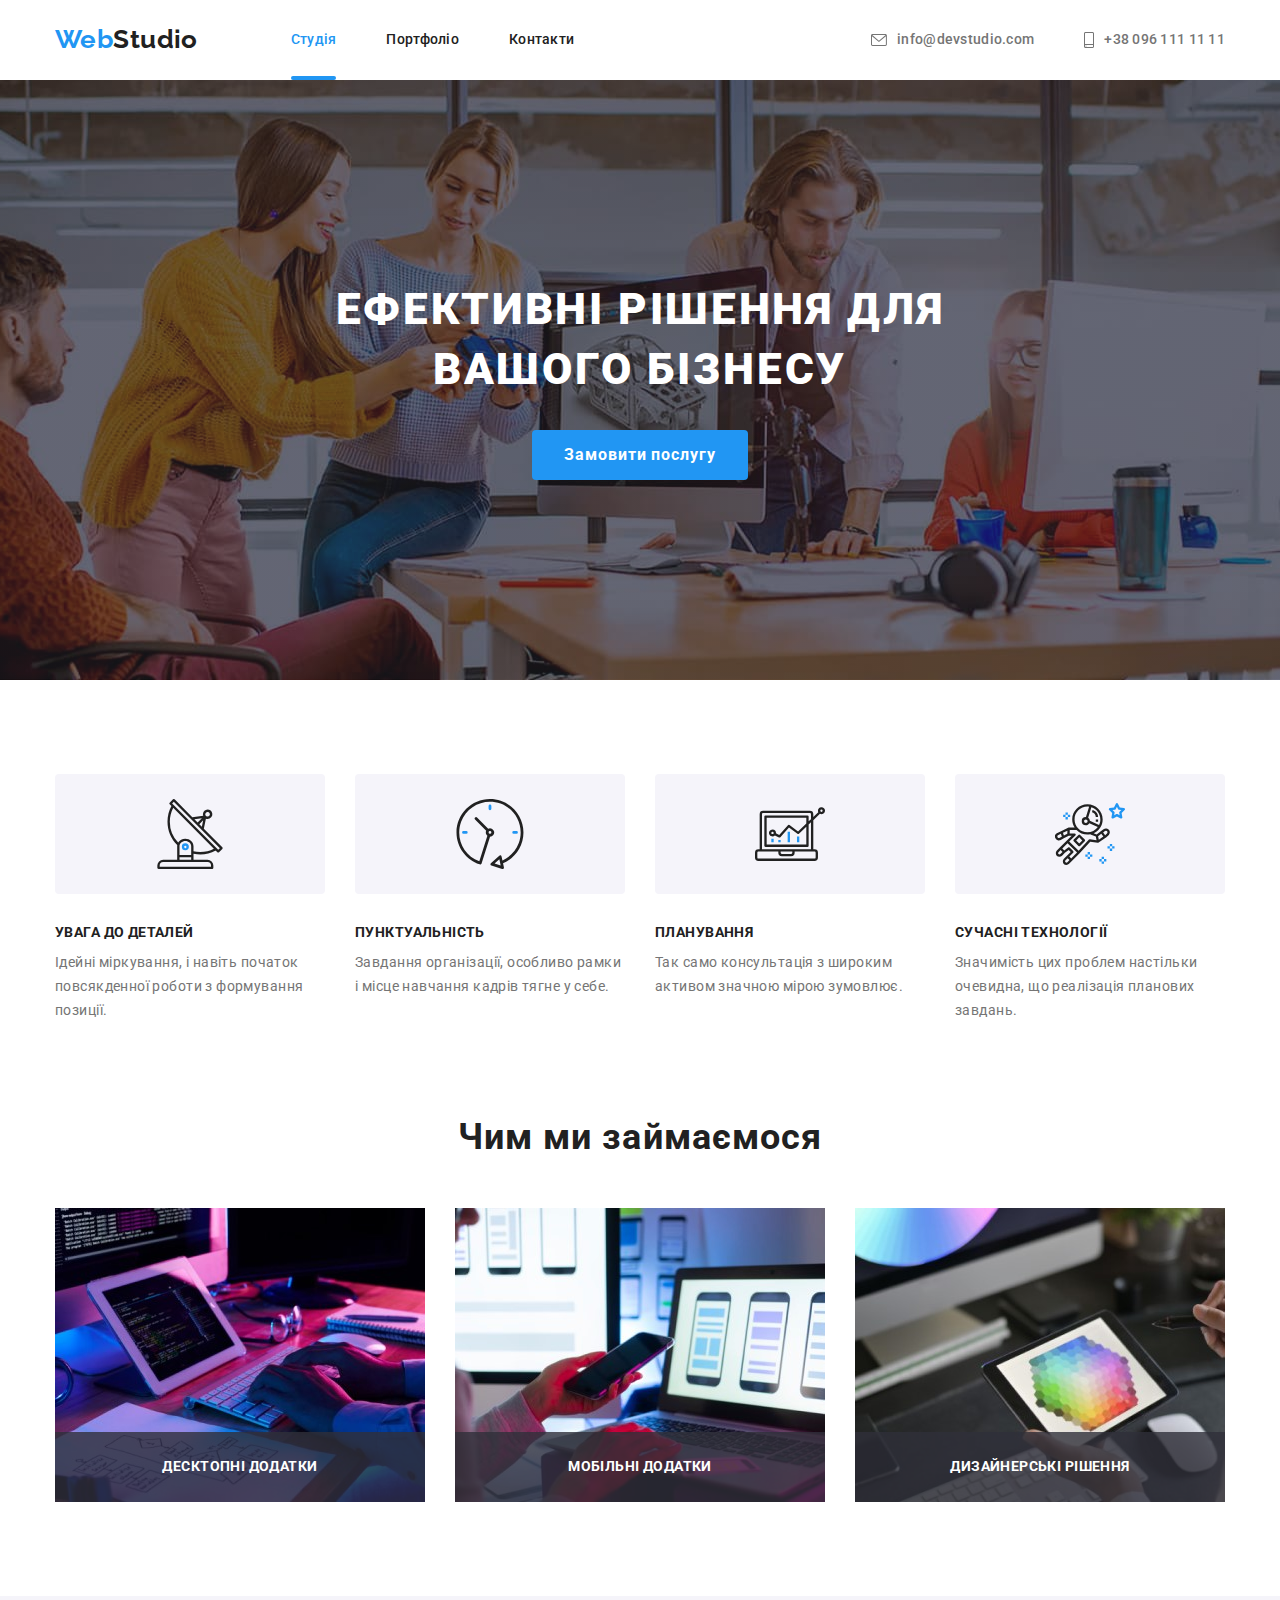
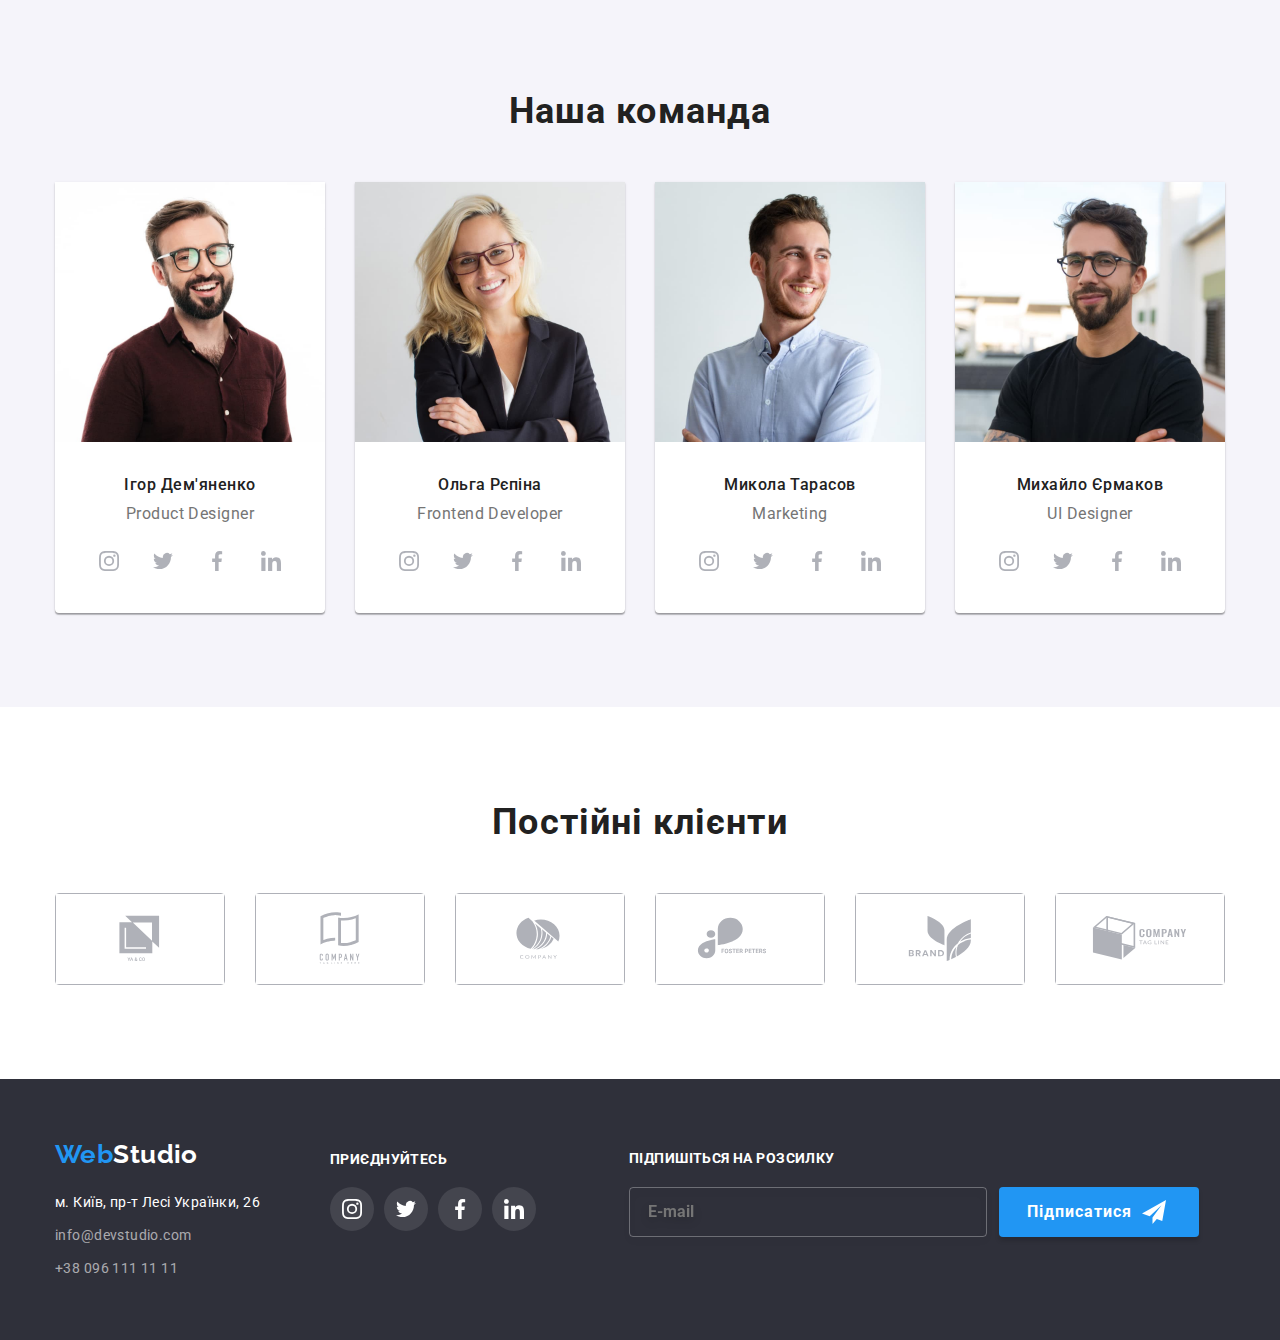
<file: index.html>
<!DOCTYPE html>
<html lang="uk">

<head>
  <meta charset="UTF-8" />
  <meta http-equiv="X-UA-Compatible" content="IE=edge" />
  <meta name="viewport" content="width=device-width, initial-scale=1.0" />
  <title>WebStudio</title>
  <link rel="preconnect" href="https://fonts.googleapis.com" />
  <link rel="preconnect" href="https://fonts.gstatic.com" crossorigin />
  <link href="https://fonts.googleapis.com/css2?family=Raleway:wght@700&family=Roboto:wght@400;500;700;900&display=swap"
    rel="stylesheet" />
  <link rel="stylesheet" href="./modern-normalize.css" />
  <link rel="stylesheet" href="./css/main.min.css" />
</head>

<body>
  <header class="page-header">
    <div class="container">
      <a href="./index.html" class="logo page-header__logo">Web<span class="page-header__span">Studio</span></a>
      <nav class="page-header__nav">
        <ul class="page-header__list">
          <li class="page-header__item"><a href="./index.html" class="page-header__link page-header__current">Студія</a>
          </li>
          <li class="page-header__item"><a href="./portfolio.html" class="page-header__link">Портфоліо</a></li>
          <li class="page-header__item"><a href="#contacts" class="page-header__link">Контакти</a></li>
        </ul>
      </nav>

      <div class="page-header__contacts">
        <ul class="page-header__list">
          <li class="page-header__item">
            <a href="mailto:info@devstudio.com" class="page-header__contact"><svg width="16" height="12"
                class="page-header__icon">
                <use href="./images/icons.svg#icon-envelope"></use>
              </svg>info@devstudio.com</a>
          </li>
          <li class="page-header__iteam">
            <a href="tel:+380961111111" class="page-header__contact"><svg width="10" height="16"
                class="page-header__icon">
                <use href="./images/icons.svg#icon-smartphone"></use>
              </svg>+38 096 111 11 11</a>
          </li>
        </ul>
      </div>
    </div>
  </header>

  <main>
    <section class="hero">
      <div class="container">
        <h1 class="hero__title">Ефективні рішення для вашого бізнесу</h1>
        <button data-modal-open type="button" class="button">Замовити послугу</button>
      </div>
    </section>

    <section class="features">
      <div class="container">
        <h2 class="visually-hidden">Наші особливості</h2>
        <ul class="features__list">
          <li class="features__item">
            <div class="features__bg">
              <svg height="70" width="70">
                <use href="./images/icons.svg#icon-antenna"></use>
              </svg>
            </div>
            <h3 class="features__title">Увага до деталей</h3>
            <p class="features__text">
              Ідейні міркування, і навіть початок повсякденної роботи з формування позиції.
            </p>
          </li>
          <li class="features__item">
            <div class="features__bg">
              <svg height="70" width="70">
                <use href="./images/icons.svg#icon-clock"></use>
              </svg>
            </div>
            <h3 class="features__title">Пунктуальність</h3>
            <p class="features__text">
              Завдання організації, особливо рамки і місце навчання кадрів тягне у себе.
            </p>
          </li>
          <li class="features__item">
            <div class="features__bg">
              <svg height="70" width="70">
                <use href="./images/icons.svg#icon-diagram"></use>
              </svg>
            </div>
            <h3 class="features__title">Планування</h3>
            <p class="features__text">
              Так само консультація з широким активом значною мірою зумовлює.
            </p>
          </li>
          <li class="features__item">
            <div class="features__bg">
              <svg height="70" width="70">
                <use href="./images/icons.svg#icon-astronaut"></use>
              </svg>
            </div>
            <h3 class="features__title">Сучасні технології</h3>
            <p class="features__text">
              Значимість цих проблем настільки очевидна, що реалізація планових завдань.
            </p>
          </li>
        </ul>
      </div>
    </section>

    <section class="about">
      <div class="container">
        <h2 class="about__title">Чим ми займаємося</h2>
        <ul class="about__list">
          <li class="about__item">
            <div class="about__img-box">
              <img src="./images/img_1.jpg" alt="Стіл клавіатура листок з блок схемою" width="370" height="294" />
              <p class="about__label">Десктопні додатки</p>
            </div>
          </li>
          <li class="about__item">
            <div class="about__img-box">
              <img src="./images/img_2.jpg" alt="Ноутбук з смарфоном" width="370" height="294" />
              <p class="about__label">Мобільні додатки</p>
            </div>
          </li>
          <li class="about__item">
            <div class="about__img-box">
              <img src="./images/img_3.jpg" alt="Планшет" width="370" height="294" />
              <p class="about__label">Дизайнерські рішення</p>
            </div>
          </li>
        </ul>
      </div>
    </section>

    <section class="team">
      <div class="container">
        <h2 class="team__title">Наша команда</h2>
        <ul class="team__list">
          <li class="team__item">
            <img src="./images/product_designer.jpg" alt="Product Designer" width="270" height="260" />
            <h3 class="team__subtitle">Ігор Дем'яненко</h3>
            <p class="team__text">Product Designer</p>
            <ul class="team__soclinks">
              <li class="team__soc-item">
                <a href="#" class="team__soclink">
                  <svg width="20" height="20" class="team__soc-icon">
                    <use href="./images/icons.svg#icon-instagram"></use>
                  </svg>
                </a>
              </li>
              <li class="team__soc-item">
                <a href="#" class="team__soclink"><svg width="20" height="20" class="team__soc-icon">
                    <use href="./images/icons.svg#icon-twitter"></use>
                  </svg></a>
              </li>
              <li class="team__soc-item">
                <a href="#" class="team__soclink"><svg width="20" height="20" class="team__soc-icon">
                    <use href="./images/icons.svg#icon-facebook"></use>
                  </svg></a>
              </li>
              <li class="team__soc-item">
                <a href="#" class="team__soclink"><svg width="20" height="20" class="team__soc-icon">
                    <use href="./images/icons.svg#icon-linkedin"></use>
                  </svg></a>
              </li>
            </ul>
          </li>
          <li class="team__item">
            <img src="./images/frontend_developer.jpg" alt="Frontend Developer" width="270" height="260" />
            <h3 class="team__subtitle">Ольга Рєпіна</h3>
            <p class="team__text">Frontend Developer</p>
            <ul class="team__soclinks">
              <li class="team__soc-item">
                <a href="#" class="team__soclink">
                  <svg width="20" height="20" class="team__soc-icon">
                    <use href="./images/icons.svg#icon-instagram"></use>
                  </svg>
                </a>
              </li>
              <li class="team__soc-item">
                <a href="#" class="team__soclink"><svg width="20" height="20" class="team__soc-icon">
                    <use href="./images/icons.svg#icon-twitter"></use>
                  </svg></a>
              </li>
              <li class="team__soc-item">
                <a href="#" class="team__soclink"><svg width="20" height="20" class="team__soc-icon">
                    <use href="./images/icons.svg#icon-facebook"></use>
                  </svg></a>
              </li>
              <li class="team__soc-item">
                <a href="#" class="team__soclink"><svg width="20" height="20" class="team__soc-icon">
                    <use href="./images/icons.svg#icon-linkedin"></use>
                  </svg></a>
              </li>
            </ul>
          </li>
          <li class="team__item">
            <img src="./images/marketing.jpg" alt="Marketing" width="270" height="260" />
            <h3 class="team__subtitle">Микола Тарасов</h3>
            <p class="team__text">Marketing</p>
            <ul class="team__soclinks">
              <li class="team__soc-item">
                <a href="#" class="team__soclink">
                  <svg width="20" height="20" class="team__soc-icon">
                    <use href="./images/icons.svg#icon-instagram"></use>
                  </svg>
                </a>
              </li>
              <li class="team__soc-item">
                <a href="#" class="team__soclink"><svg width="20" height="20" class="team__soc-icon">
                    <use href="./images/icons.svg#icon-twitter"></use>
                  </svg></a>
              </li>
              <li class="team__soc-item">
                <a href="#" class="team__soclink"><svg width="20" height="20" class="team__soc-icon">
                    <use href="./images/icons.svg#icon-facebook"></use>
                  </svg></a>
              </li>
              <li class="team__soc-item">
                <a href="#" class="team__soclink"><svg width="20" height="20" class="team__soc-icon">
                    <use href="./images/icons.svg#icon-linkedin"></use>
                  </svg></a>
              </li>
            </ul>
          </li>
          <li class="team__item">
            <img src="./images/ui_designer.jpg" alt="UI Designer" width="270" height="260" />
            <h3 class="team__subtitle">Михайло Єрмаков</h3>
            <p class="team__text">UI Designer</p>
            <ul class="team__soclinks">
              <li class="team__soc-item">
                <a href="#" class="team__soclink">
                  <svg width="20" height="20" class="team__soc-icon">
                    <use href="./images/icons.svg#icon-instagram"></use>
                  </svg>
                </a>
              </li>
              <li class="team__soc-item">
                <a href="#" class="team__soclink"><svg width="20" height="20" class="team__soc-icon">
                    <use href="./images/icons.svg#icon-twitter"></use>
                  </svg></a>
              </li>
              <li class="team__soc-item">
                <a href="#" class="team__soclink"><svg width="20" height="20" class="team__soc-icon">
                    <use href="./images/icons.svg#icon-facebook"></use>
                  </svg></a>
              </li>
              <li class="team__soc-item">
                <a href="#" class="team__soclink"><svg width="20" height="20" class="team__soc-icon">
                    <use href="./images/icons.svg#icon-linkedin"></use>
                  </svg></a>
              </li>
            </ul>
          </li>
        </ul>
      </div>
    </section>

    <!-- Section Постійні клієнти -->

    <section class="clients">
      <div class="container">
        <h2 class="clients__title">Постійні клієнти</h2>
        <ul class="clients__list">
          <li class="clients__item">
            <a href="#" class="clients__link"><svg width="106" height="60" class="clients__icon">
                <use href="./images/icons.svg#icon-logo1"></use>
              </svg></a>
          </li>
          <li class="clients__item">
            <a href="#" class="clients__link"><svg width="106" height="60" class="clients__icon">
                <use href="./images/icons.svg#icon-logo2"></use>
              </svg></a>
          </li>
          <li class="clients__item">
            <a href="#" class="clients__link"><svg width="106" height="60" class="clients__icon">
                <use href="./images/icons.svg#icon-logo3"></use>
              </svg></a>
          </li>
          <li class="clients__item">
            <a href="#" class="clients__link"><svg width="106" height="60" class="clients__icon">
                <use href="./images/icons.svg#icon-logo4"></use>
              </svg></a>
          </li>
          <li class="clients__item">
            <a href="#" class="clients__link"><svg width="106" height="60" class="clients__icon">
                <use href="./images/icons.svg#icon-logo5"></use>
              </svg></a>
          </li>
          <li class="clients__item">
            <a href="#" class="clients__link"><svg width="106" height="60" class="clients__icon">
                <use href="./images/icons.svg#icon-logo6"></use>
              </svg></a>
          </li>
        </ul>
      </div>
    </section>
  </main>

  <!-- Footer -->

  <footer class="page-footer">
    <a name="contacts"></a>
    <div class="container page-footer__contacts">
      <div>
        <a href="./index.html" class="logo page-footer__logo">Web<span class="page-footer__span">Studio</span></a>
        <address>
          <ul>
            <li>
              <a href="https://goo.gl/maps/2g2dMhEdbESGkP2S8" class="page-footer__address">м. Київ, пр-т Лесі Українки,
                26</a>
            </li>
            <li>
              <a href="mailto:info@devstudio.com" class="page-footer__mail">info@devstudio.com</a>
            </li>
            <li>
              <a href="tel:+380961111111" class="page-footer__tel">+38 096 111 11 11</a>
            </li>
          </ul>
        </address>
      </div>

      <div class="page-footer__social">
        <h3 class="page-footer__title">приєднуйтесь</h3>
        <ul class="page-footer__soclist">
          <li class="page-footer__item">
            <a href="#" class="page-footer__soclink">
              <svg width="20" height="20">
                <use href="./images/icons.svg#icon-instagram"></use>
              </svg></a>
          </li>
          <li class="page-footer__item">
            <a href="#" class="page-footer__soclink"><svg width="20" height="20">
                <use href="./images/icons.svg#icon-twitter"></use>
              </svg></a>
          </li>
          <li class="page-footer__item">
            <a href="#" class="page-footer__soclink"><svg width="20" height="20">
                <use href="./images/icons.svg#icon-facebook"></use>
              </svg></a>
          </li>
          <li class="page-footer__item">
            <a href="#" class="page-footer__soclink"><svg width="20" height="20">
                <use href="./images/icons.svg#icon-linkedin"></use>
              </svg></a>
          </li>
        </ul>
      </div>

      <div class="page-footer__mailing">
        <h3 class="page-footer__mailing-title">Підпишіться на розсилку</h3>
        <form class="page-footer__mailing-form">
          <label>
            <input type="email" name="email" id="footer_email" placeholder="E-mail" />
          </label>
          <button type="submit" class="page-footer__mailing-btn">Підписатися<svg width="24" height="24"
              class="page-footer__mailing-icon">
              <use href="./images/icons.svg#icon-icon-send"></use>
            </svg></button>
        </form>
      </div>

    </div>
  </footer>

  <!-- Modal window, pop-up window, (pop-up) -->

  <div class="backdrop is-hidden" data-modal>
    <div class="modal">
      <div class="modal__form">
        <h3 class="modal__title">Залиште свої дані, ми вам передзвонимо</h3>
        <form class="modal__set">
          <label for="user_name" class="modal__label">Ім'я</label>
          <div class="modal__input-group">
            <input type="text" name="username" id="user_name" class="modal__input" /><svg width="18" height="18"
              class="modal__icon">
              <use href="./images/icons.svg#icon-person-black-18dp"></use>
            </svg>
          </div>
          <label for="user_tel" class="modal__label">Телефон</label>
          <div class="modal__input-group">
            <input type="tel" name="phone_number" id="user_tel" class="modal__input" />
            <svg width="18" height="18" class="modal__icon">
              <use href="./images/icons.svg#icon-phone-black-18dp"></use>
            </svg>
          </div>
          <label for="user_email" class="modal__label">Пошта</label>
          <div class="modal__input-group">
            <input type="email" name="email" id="user_email" class="modal__input" />
            <svg width="18" height="18" class="modal__icon">
              <use href="./images/icons.svg#icon-email-black-18dp"></use>
            </svg>
          </div>
          <label for="text" class="modal__label">Коментар
            <textarea name="feedback" class="modal__commit" placeholder="Введіть текст"></textarea>
          </label>
          <label for="form-checkbox" class="checkbox">
            <input type="checkbox" class="checkbox__input" id="form-checkbox" name="chekboxform" value="yes" />
            <span class="checkbox__text">Погоджуюся з розсилкою та приймаю <a href="#" class="checkbox__link"> Умови
                договору</a></span>
          </label>
          <button type="submit" class="modal__btn">Відправити</button>
        </form>
      </div>
      <button data-modal-close type="button" class="modal__btn-close"><svg width="11" height="11"
          class="modal__btn-close-icon">
          <use href="./images/icons.svg#icon-close-modal"></use>
        </svg>
      </button>
    </div>
  </div>

  <!-- Connect JavaScript to html -->

  <script src="./js/modal.js"></script>
</body>

</html>
</file>
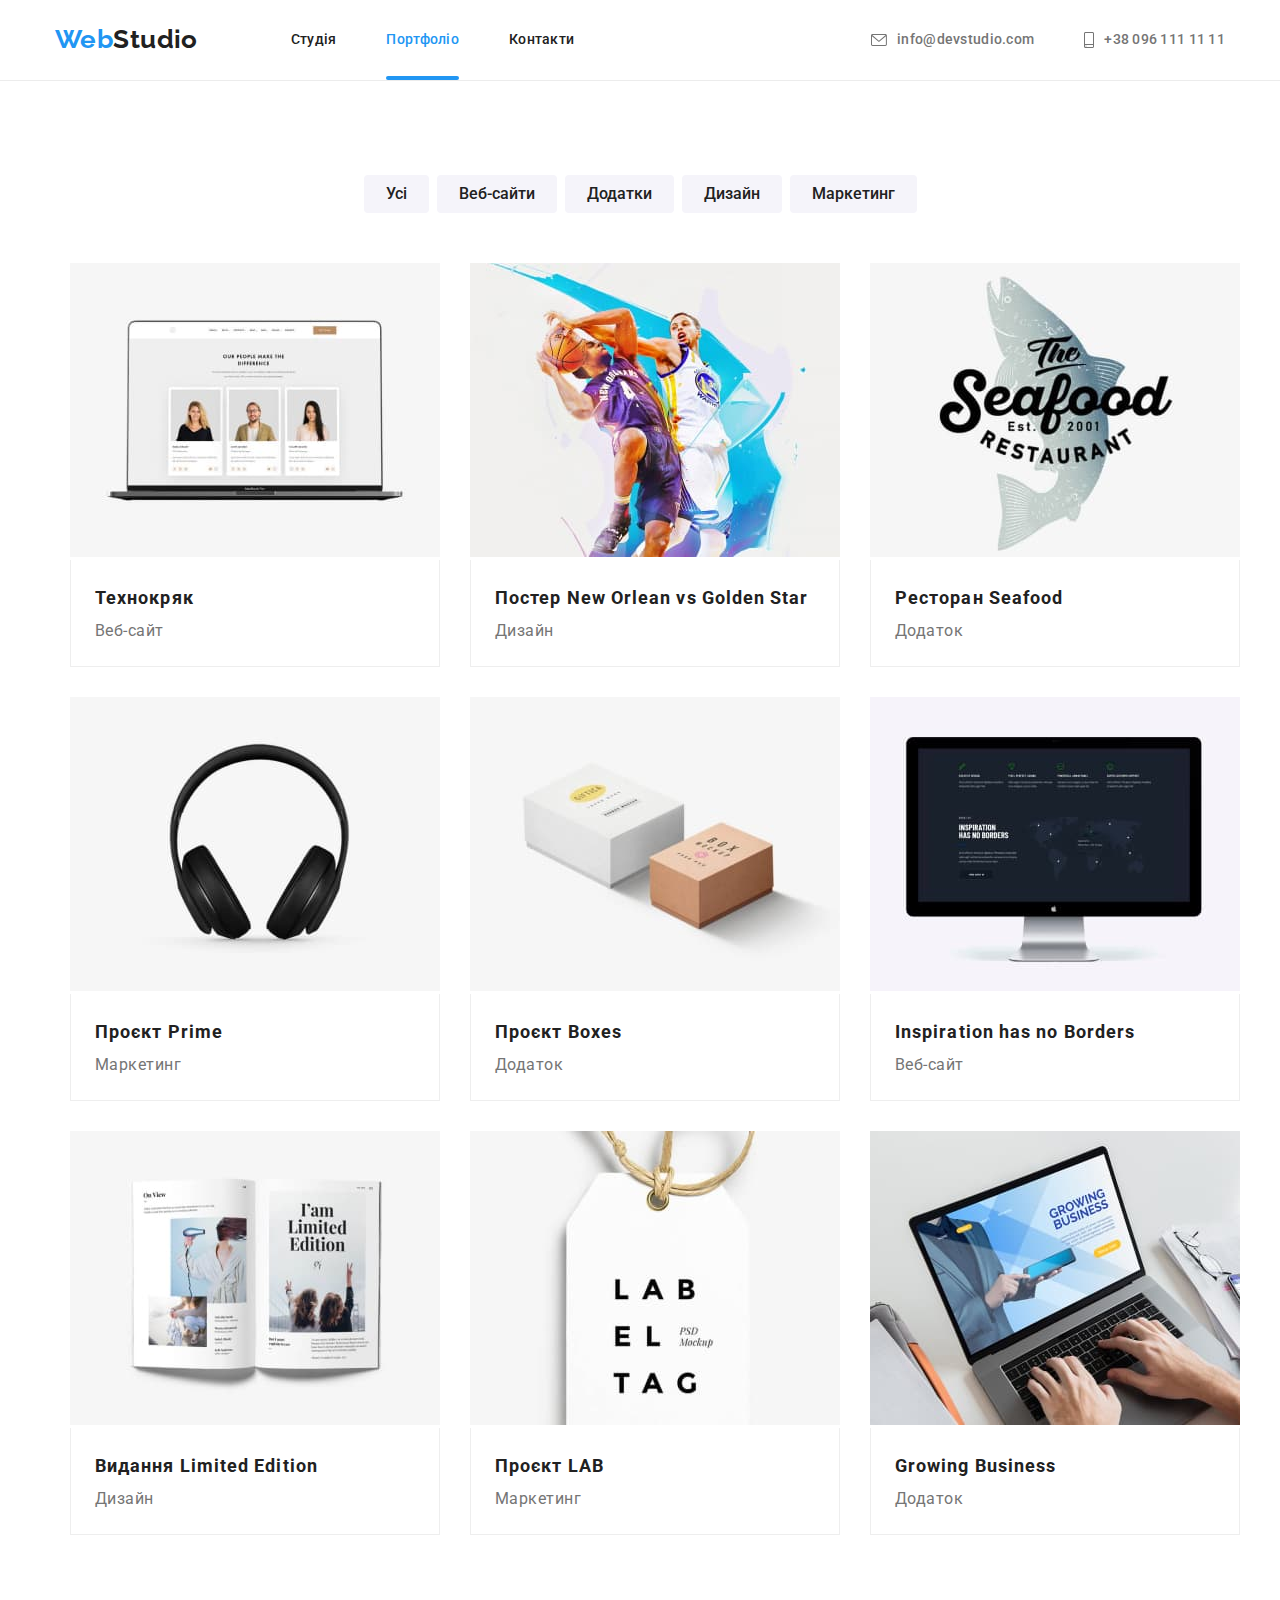
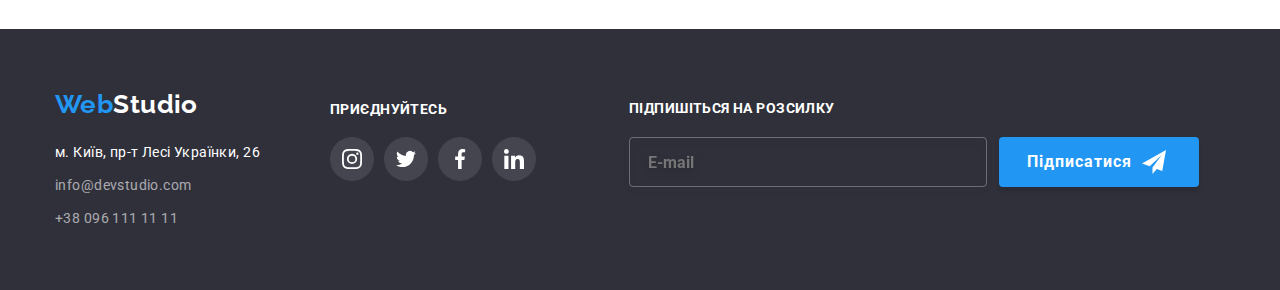
<file: portfolio.html>
<!DOCTYPE html>
<html lang="uk">

<head>
  <meta charset="UTF-8" />
  <meta http-equiv="X-UA-Compatible" content="IE=edge" />
  <meta name="viewport" content="width=device-width, initial-scale=1.0" />
  <title>Portfolio</title>
  <link rel="preconnect" href="https://fonts.googleapis.com" />
  <link rel="preconnect" href="https://fonts.gstatic.com" crossorigin />
  <link href="https://fonts.googleapis.com/css2?family=Raleway:wght@700&family=Roboto:wght@400;500;700;900&display=swap"
    rel="stylesheet" />
  <link rel="stylesheet" href="./modern-normalize.css" />
  <link rel="stylesheet" href="./css/main.min.css" />
</head>

<body>

  <header class="page-header page-header--line">
    <div class="container">
      <a href="./index.html" class="logo page-header__logo">Web<span class="page-header__span">Studio</span></a>
      <nav class="page-header__nav">
        <ul class="page-header__list">
          <li class="page-header__item"><a href="./index.html" class="page-header__link">Студія</a>
          </li>
          <li class="page-header__item"><a href="./portfolio.html"
              class="page-header__link page-header__current">Портфоліо</a>
          </li>
          <li class="page-header__item"><a href="#contacts" class="page-header__link">Контакти</a></li>
        </ul>
      </nav>

      <div class="page-header__contacts">
        <ul class="page-header__list">
          <li class="page-header__item">
            <a href="mailto:info@devstudio.com" class="page-header__contact"><svg width="16" height="12"
                class="page-header__icon">
                <use href="./images/icons.svg#icon-envelope"></use>
              </svg>info@devstudio.com</a>
          </li>
          <li class="page-header__iteam">
            <a href="tel:+380961111111" class="page-header__contact"><svg width="10" height="16"
                class="page-header__icon">
                <use href="./images/icons.svg#icon-smartphone"></use>
              </svg>+38 096 111 11 11</a>
          </li>
        </ul>
      </div>

    </div>
  </header>

  <main>
    <section class="section">
      <div class="container">
        <ul class="filters">
          <li><button type="button" class="filters__btn">Усі</button></li>
          <li><button type="button" class="filters__btn">Веб-сайти</button></li>
          <li><button type="button" class="filters__btn">Додатки</button></li>
          <li><button type="button" class="filters__btn">Дизайн</button></li>
          <li><button type="button" class="filters__btn">Маркетинг</button></li>
        </ul>

        <h1 class="visually-hidden">Наше портфоліо</h1>
        <div class="container">
          <ul class="grid">
            <li class="grid__item">
              <a href="#" class="grid__box-link">
                <div class="grid__box">
                  <div class="grid__overlay"></div>
                  <img src="./images/group1.jpg" alt="notebook" width="370" />
                </div>
                <div class="grid__style">
                  <h2 class="grid__subtitle">Технокряк</h2>
                  <p class="grid__text">Веб-сайт</p>
                </div>
              </a>
            </li>
            <li class="grid__item">
              <a href="#" class="grid__box-link">
                <div class="grid__box">
                  <div class="grid__overlay"></div>
                  <img src="./images/group2.jpg" alt="basketball" width="370" />
                </div>
                <div class="grid__style">
                  <h2 class="grid__subtitle">Постер New Orlean vs Golden Star</h2>
                  <p class="grid__text">Дизайн</p>
                </div>
              </a>
            </li>
            <li class="grid__item">
              <a href="#" class="grid__box-link">
                <div class="grid__box">
                  <div class="grid__overlay"></div>
                  <img src="./images/group3.jpg" alt="logo seafood" width="370" />
                </div>
                <div class="grid__style">
                  <h2 class="grid__subtitle">Ресторан Seafood</h2>
                  <p class="grid__text">Додаток</p>
                </div>
              </a>
            </li>
            <li class="grid__item">
              <a href="#" class="grid__box-link">
                <div class="grid__box">
                  <div class="grid__overlay"></div>
                  <img src="./images/group4.jpg" alt="headphones" width="370" />
                </div>
                <div class="grid__style">
                  <h2 class="grid__subtitle">Проєкт Prime</h2>
                  <p class="grid__text">Маркетинг</p>
                </div>
              </a>
            </li>
            <li class="grid__item">
              <a href="#" class="grid__box-link">
                <div class="grid__box">
                  <div class="grid__overlay"></div>
                  <img src="./images/group5.jpg" alt="boxes" width="370" />
                </div>
                <div class="grid__style">
                  <h2 class="grid__subtitle">Проєкт Boxes</h2>
                  <p class="grid__text">Додаток</p>
                </div>
              </a>
            </li>
            <li class="grid__item">
              <a href="#" class="grid__box-link">
                <div class="grid__box">
                  <div class="grid__overlay"></div>
                  <img src="./images/group6.jpg" alt="monoblock apple" width="370" />
                </div>
                <div class="grid__style">
                  <h2 class="grid__subtitle">Inspiration has no Borders</h2>
                  <p class="grid__text">Веб-сайт</p>
                </div>
              </a>
            </li>
            <li class="grid__item">
              <a href="#" class="grid__box-link">
                <div class="grid__box">
                  <div class="grid__overlay"></div>
                  <img src="./images/group7.jpg" alt="open book" width="370" />
                </div>
                <div class="grid__style">
                  <h2 class="grid__subtitle">Видання Limited Edition</h2>
                  <p class="grid__text">Дизайн</p>
                </div>
              </a>
            </li>
            <li class="grid__item">
              <a href="#" class="grid__box-link">
                <div class="grid__box">
                  <div class="grid__overlay"></div>
                  <img src="./images/group8.jpg" alt="label" width="370" />
                </div>
                <div class="grid__style">
                  <h2 class="grid__subtitle">Проєкт LAB</h2>
                  <p class="grid__text">Маркетинг</p>
                </div>
              </a>
            </li>
            <li class="grid__item">
              <a href="#" class="grid__box-link">
                <div class="grid__box">
                  <div class="grid__overlay"></div>
                  <img src="./images/group9.jpg" alt="growing business" width="370" />
                </div>
                <div class="grid__style">
                  <h2 class="grid__subtitle">Growing Business</h2>
                  <p class="grid__text">Додаток</p>
                </div>
              </a>
            </li>
          </ul>
        </div>
      </div>
    </section>
  </main>

  <footer class="page-footer">
    <a name="contacts"></a>
    <div class="container page-footer__contacts">
      <div>
        <a href="./index.html" class="logo page-footer__logo">Web<span class="page-footer__span">Studio</span></a>
        <address>
          <ul>
            <li>
              <a href="https://goo.gl/maps/2g2dMhEdbESGkP2S8" class="page-footer__address">м. Київ, пр-т Лесі Українки,
                26</a>
            </li>
            <li>
              <a href="mailto:info@devstudio.com" class="page-footer__mail">info@devstudio.com</a>
            </li>
            <li>
              <a href="tel:+380961111111" class="page-footer__tel">+38 096 111 11 11</a>
            </li>
          </ul>
        </address>
      </div>

      <div class="page-footer__social">
        <h3 class="page-footer__title">приєднуйтесь</h3>
        <ul class="page-footer__soclist">
          <li class="page-footer__item">
            <a href="#" class="page-footer__soclink">
              <svg width="20" height="20">
                <use href="./images/icons.svg#icon-instagram"></use>
              </svg></a>
          </li>
          <li class="page-footer__item">
            <a href="#" class="page-footer__soclink"><svg width="20" height="20">
                <use href="./images/icons.svg#icon-twitter"></use>
              </svg></a>
          </li>
          <li class="page-footer__item">
            <a href="#" class="page-footer__soclink"><svg width="20" height="20">
                <use href="./images/icons.svg#icon-facebook"></use>
              </svg></a>
          </li>
          <li class="page-footer__item">
            <a href="#" class="page-footer__soclink"><svg width="20" height="20">
                <use href="./images/icons.svg#icon-linkedin"></use>
              </svg></a>
          </li>
        </ul>
      </div>

      <div class="page-footer__mailing">
        <h3 class="page-footer__mailing-title">Підпишіться на розсилку</h3>
        <form class="page-footer__mailing-form">
          <label>
            <input type="email" name="email" id="footer_email" placeholder="E-mail" />
          </label>
          <button type="submit" class="page-footer__mailing-btn">Підписатися<svg width="24" height="24"
              class="page-footer__mailing-icon">
              <use href="./images/icons.svg#icon-icon-send"></use>
            </svg></button>
        </form>
      </div>

    </div>
  </footer>
</body>

</html>
</file>
<file: css/main.min.css>
p,h1,h2,h3,h4,h5,h6{margin:0px}body{font-size:14px;font-family:"Roboto",sans-serif;letter-spacing:.03em;color:#212121;background-color:#fff}a{color:inherit;text-decoration:none}ul{margin:0;padding-left:0;list-style:none}address{font-style:normal}section{padding-bottom:94px}footer{background:#2f303a;color:#fff}.container{width:1200px;padding-left:15px;padding-right:15px;margin:0 auto}header .container{display:flex;align-items:center;justify-content:space-around}.page-header--line{border-bottom:1px solid #ececec}.page-header__list{display:flex}.page-header__list>li:not(:last-child){margin-right:50px}.logo{font-family:"Raleway";font-weight:700;font-size:26px;line-height:1.19;color:#2196f3}.page-header__logo{padding-right:93px;padding-top:24px;padding-bottom:25px}.page-header__span{color:#212121}.page-footer__span{color:#fff}.page-header__link{position:relative;display:block;padding-top:32px;padding-bottom:32px;font-weight:500;font-size:14px;line-height:1.14;letter-spacing:.02em;color:#212121}.page-header__link:hover,.page-header__link:focus{color:#2196f3;transition-duration:250ms;transition-timing-function:cubic-bezier(0.4, 0, 0.2, 1)}.page-header__link:hover::after,.page-header__link:focus::after{opacity:1;transform:scaleX(1)}.page-header__link::after{display:block;position:absolute;content:"";left:0;bottom:0;width:100%;height:4px;background:#2196f3;border-radius:2px;opacity:0;transform:scaleX(0);transition:transform 250ms cubic-bezier(0.4, 0, 0.2, 1)}.page-header__current{color:#2196f3}.page-header__current.page-header__link::after{opacity:1;transform:scaleX(1)}.page-header__contacts{margin-left:auto}.page-header__contact{display:flex;align-items:center;justify-content:center;font-family:"Roboto";font-weight:500;font-size:14px;line-height:1.14;letter-spacing:.02em;color:#757575;border:none}.page-header__contact:hover,.page-header__contact:focus{color:#2196f3;transition-duration:250ms;transition-timing-function:cubic-bezier(0.4, 0, 0.2, 1)}.page-header__contact:hover .page-header__icon,.page-header__contact:focus .page-header__icon{fill:#2196f3;transition-duration:250ms;transition-timing-function:cubic-bezier(0.4, 0, 0.2, 1)}.page-header__icon{margin-right:10px;padding:0;fill:#757575}.hero{margin:0;padding-top:200px;padding-bottom:200px;text-align:center;background:#2f303a;background-image:linear-gradient(rgba(47, 48, 58, 0.4), rgba(47, 48, 58, 0.4)),url(../images/headerimg.jpg);background-repeat:no-repeat;background-position:center;background-size:cover}.hero__title{font-weight:900;font-size:44px;line-height:1.36;margin:auto;padding:0;text-align:center;letter-spacing:.06em;text-transform:uppercase;max-width:696px;color:#fff}.button{background:#2196f3;color:#fff;border-radius:4px;border:none;padding:10px 32px;cursor:pointer;font-family:"Roboto";font-weight:700;font-size:16px;line-height:1.87;letter-spacing:.06em;align-items:center;text-align:center;height:50px;margin-top:30px}.button:hover,.button:focus{background:#188ce8;box-shadow:0px 4px 4px rgba(0,0,0,.15);color:#fff;transition-duration:250ms;transition-timing-function:cubic-bezier(0.4, 0, 0.2, 1)}.visually-hidden{position:absolute;white-space:nowrap;width:1px;height:1px;overflow:hidden;border:0;padding:0;clip:rect(0 0 0 0);-webkit-clip-path:inset(50%);clip-path:inset(50%);margin:-1px}.features{padding-top:94px}.features__list{display:flex}.features__list>li:not(:last-child){margin-right:30px}.features__item{width:270px}.features__bg{display:flex;justify-content:center;align-items:center;height:120px;width:270px;background-color:#f5f4fa;margin-bottom:30px;border-radius:4px}.features__title{font-weight:700;font-size:14px;line-height:16px;letter-spacing:.03em;text-transform:uppercase;color:#212121}.features__text{font-weight:400;font-size:14px;line-height:24px;letter-spacing:.03em;color:#757575;margin-top:10px}.about__title{font-weight:700;font-size:36px;line-height:42px;text-align:center;letter-spacing:.03em;color:#212121;padding-bottom:50px}.about__list{display:flex}.about__list>li:not(:last-child){margin-right:30px}.about__item{position:relative;display:flex}.about__img-box{display:flex}.about__label{position:absolute;bottom:0;padding-top:27px;padding-bottom:27px;width:100%;font-weight:700;line-height:1.14;text-align:center;letter-spacing:.03em;text-transform:uppercase;color:#fff;background-color:rgba(47,48,58,.8)}.team{background:#f5f4fa}.team__title{font-weight:700;font-size:36px;line-height:42px;text-align:center;letter-spacing:.03em;color:#212121;padding-bottom:50px;padding-top:94px}.team__list{display:flex}.team__list>li:not(:last-child){margin-right:30px}.team__item{background:#fff;box-shadow:0px 1px 3px rgba(0,0,0,.12),0px 1px 1px rgba(0,0,0,.14),0px 2px 1px rgba(0,0,0,.2);border-radius:0px 0px 4px 4px;text-align:center;padding-bottom:30px;border-top:initial}.team__subtitle{font-weight:500;font-size:16px;line-height:19px;text-align:center;letter-spacing:.03em;color:#212121;padding-bottom:10px;padding-top:30px}.team__text{font-weight:400;font-size:16px;line-height:19px;text-align:center;letter-spacing:.03em;color:#757575;margin-bottom:16px}.team__soclinks{display:flex;justify-content:center;align-items:center}.team__soc-item{width:44px;height:44px}.team__soc-item:not(:last-child){margin-right:10px}.team__soclink{width:100%;height:100%;display:flex;background-color:#fff;border-radius:50%;justify-content:center;align-items:center}.team__soclink:hover,.team__soclink:focus{background-color:#2196f3;transition-duration:250ms;transition-timing-function:cubic-bezier(0.4, 0, 0.2, 1)}.team__soclink:hover .team__soc-icon,.team__soclink:focus .team__soc-icon{fill:#fff;transition-duration:250ms;transition-timing-function:cubic-bezier(0.4, 0, 0.2, 1)}.team__soc-icon{fill:#afb1b8}.clients__title{font-weight:700;font-size:36px;line-height:42px;text-align:center;letter-spacing:.03em;color:#212121;padding-bottom:50px;padding-top:94px}.clients__list{display:flex;justify-content:center;align-items:center}.clients__item{width:170px;height:92px;border:1px solid #afb1b8;border-radius:4px}.clients__item:hover,.clients__item:focus{border-color:#2196f3;transition-duration:250ms;transition-timing-function:cubic-bezier(0.4, 0, 0.2, 1)}.clients__item:not(:last-child){margin-right:30px}.clients__link{width:100%;height:100%;display:flex;background-color:#fff;color:#afb1b8;justify-content:center;align-items:center}.clients__link:hover .clients__icon,.clients__link:focus .clients__icon{fill:#2196f3;transition-duration:250ms;transition-timing-function:cubic-bezier(0.4, 0, 0.2, 1)}.clients__icon{fill:currentColor}.filters{display:flex;justify-content:center;padding-top:94px;padding-bottom:50px}.filters>li:not(:last-child){margin-right:8px}.filters__btn{background:#f5f4fa;color:#212121;border-radius:4px;border:none;padding:6px 22px 6px 22px;cursor:pointer;font-weight:500;font-size:16px;font-family:"Roboto";text-align:center;height:38px}.filters__btn:hover,.filters__btn:focus{background:#2196f3;box-shadow:0px 4px 4px rgba(0,0,0,.15);color:#fff;transition-duration:250ms;transition-timing-function:cubic-bezier(0.4, 0, 0.2, 1)}.grid{display:flex;flex-wrap:wrap;-moz-column-gap:30px;column-gap:30px;row-gap:30px}.grid__item{flex-basis:calc((100% - 60px)/3)}.grid__item{display:block}.grid__item:hover,.grid__item:focus{box-shadow:0px 1px 1px rgba(0,0,0,.12),0px 4px 4px rgba(0,0,0,.06),1px 4px 6px rgba(0,0,0,.16);transition-duration:250ms;transition-timing-function:cubic-bezier(0.4, 0, 0.2, 1)}.grid__subtitle{max-width:370px;font-size:18px;line-height:36px;letter-spacing:.06em}.grid__text{max-width:370px;font-weight:400;font-size:16px;line-height:30px;letter-spacing:.03em;color:#757575}.grid__style{padding:20px 24px 20px 24px;background:#fff;border:1px solid #eee;border-top-style:none}.grid__box{position:relative;overflow:hidden}.grid__box:hover .grid__overlay,.grid__box:focus .grid__overlay{transform:translateY(0);transition-duration:250ms;transition-timing-function:cubic-bezier(0.4, 0, 0.2, 1)}.grid__overlay{position:absolute;width:100%;height:100%;background-color:rgba(33,150,243,.9);transform:translateY(101%);transition:transform 250ms}.grid__box-link:focus .grid__overlay{transform:translateY(0);transition-duration:250ms;transition-timing-function:cubic-bezier(0.4, 0, 0.2, 1)}.page-footer__contacts{display:flex}.page-footer__logo{display:block;padding-top:60px;padding-bottom:20px}.page-footer__address{display:block;padding-bottom:9px;font-weight:400;font-size:14px;line-height:24px;letter-spacing:.03em;color:#fff}.page-footer__tel{display:block;padding-bottom:60px;font-weight:400;font-size:14px;line-height:24px;letter-spacing:.03em;color:rgba(255,255,255,.6)}.page-footer__mail{display:block;padding-bottom:9px;font-weight:400;font-size:14px;line-height:24px;letter-spacing:.03em;color:rgba(255,255,255,.6)}.page-footer__social{margin-top:72px;margin-left:70px;margin-bottom:100px}.page-footer__title{font-weight:700;font-size:14px;line-height:16px;letter-spacing:.03em;text-transform:uppercase;color:#fff}.page-footer__title{display:flex;margin-bottom:20px}.page-footer__soclist{display:flex;justify-content:center;align-items:center}.page-footer__item{width:44px;height:44px}.page-footer__item:not(:last-child){margin-right:10px}.page-footer__soclink{width:100%;height:100%;display:flex;background-color:rgba(255,255,255,.1);fill:#fff;border-radius:50%;justify-content:center;align-items:center}.page-footer__soclink:hover,.page-footer__soclink:focus{background-color:#2196f3;transition-duration:250ms;transition-timing-function:cubic-bezier(0.4, 0, 0.2, 1)}.page-footer__mailing-form{display:flex;align-items:center;text-align:center;letter-spacing:.06em}#footer_email{width:358px;height:50px;background-color:rgba(0,0,0,0);border:1px solid rgba(255,255,255,.3);filter:drop-shadow(0px 4px 4px rgba(0, 0, 0, 0.15));border-radius:4px;color:#fff;padding:18px;margin-right:12px;font-weight:700;font-size:16px}.page-footer__mailing{padding-top:72px;padding-left:93px}.page-footer__mailing-title{padding-bottom:20px;font-weight:700;font-size:14px;line-height:1.14;letter-spacing:.03em;text-transform:uppercase;color:#fff}.page-footer__mailing-btn{display:flex;align-items:center;text-align:center;font-weight:700;font-size:16px;line-height:1.87;letter-spacing:.06em;padding-left:28px;width:200px;height:50px;border:none;color:#fff;background:#2196f3;box-shadow:0px 4px 4px rgba(0,0,0,.15);border-radius:4px;cursor:pointer}.page-footer__mailing-icon{margin-left:10px}.backdrop{position:fixed;top:0;left:0;width:100%;height:100%;background-color:rgba(0,0,0,.2);transition:250ms;transition-timing-function:cubic-bezier(0.4, 0, 0.2, 1)}.backdrop.is-hidden{opacity:0;pointer-events:none}.backdrop.is-hidden .modal{transform:translate(-50%, -50%) scale(0) translate(0, 100%) rotate(150deg);transition:250ms;transition-timing-function:cubic-bezier(0.4, 0, 0.2, 1)}.modal{position:relative;left:50%;top:50%;transform:translate(-50%, -50%);width:528px;min-height:581px;padding:40px;background:#fff;box-shadow:0px 1px 3px rgba(0,0,0,.12),0px 1px 1px rgba(0,0,0,.14),0px 2px 1px rgba(0,0,0,.2);border-radius:4px;transition:250ms;transition-timing-function:cubic-bezier(0.4, 0, 0.2, 1)}.modal__title{font-weight:700;font-size:20px;line-height:1.15;text-align:center;letter-spacing:.03em;color:#212121;width:100%;padding:10px}.modal__input{height:40px;width:100%;border:1px solid rgba(33,33,33,.2);border-radius:4px;padding-left:42px;margin-top:4px;margin-bottom:10px;cursor:pointer}.modal__input:hover,.modal__input:focus{border-color:#2196f3;outline:none;transition:250ms;transition-timing-function:cubic-bezier(0.4, 0, 0.2, 1)}.modal__icon{position:absolute;top:25%;left:12px}.modal__input-group{position:relative}.modal__input-group:hover,.modal__input-group:focus-within{fill:#2196f3;transition:250ms;transition-timing-function:cubic-bezier(0.4, 0, 0.2, 1)}.modal__commit{height:120px;width:100%;border:1px solid rgba(33,33,33,.2);border-radius:4px;cursor:pointer;margin-top:4px;margin-bottom:20px;resize:none}.modal__commit:hover,.modal__commit:focus{border-color:#2196f3;outline:none;transition:250ms;transition-timing-function:cubic-bezier(0.4, 0, 0.2, 1)}.modal__commit{padding-top:12px;padding-left:16px;font-weight:400;font-size:12px;line-height:1.16;letter-spacing:.01em;color:rgba(117,117,117,.5)}.modal__label{font-weight:400;font-size:12px;line-height:1.16;letter-spacing:.01em;color:#757575}.modal__btn{margin-left:124px;margin-top:30px;width:200px;height:50px;font-weight:700;font-size:16px;line-height:1.87;letter-spacing:.06em;color:#fff;background:#2196f3;border-radius:4px;cursor:pointer;border-color:rgba(0,0,0,0)}.modal__btn:hover,.modal__btn:focus{box-shadow:0px 4px 4px rgba(0,0,0,.15);transition:250ms;transition-timing-function:cubic-bezier(0.4, 0, 0.2, 1)}.modal__btn-close{position:absolute;right:8px;top:8px;height:30px;width:30px;cursor:pointer;border-radius:50%;border:1px solid #afb1b8;background-color:rgba(0,0,0,0);display:flex;align-items:center;justify-content:center}.modal__btn-close:hover,.modal__btn-close:focus{fill:#2196f3;outline:none;transition:250ms;transition-timing-function:cubic-bezier(0.4, 0, 0.2, 1)}.checkbox__input{position:absolute;z-index:-1;opacity:0}.checkbox__input+span{display:inline-flex;align-items:center;padding-left:14px;-webkit-user-select:none;-moz-user-select:none;-ms-user-select:none;user-select:none}.checkbox__input+span::before{content:"";display:inline-block;width:16px;height:15px;flex-shrink:0;flex-grow:0;border:2px solid #212121;border-radius:2px;margin-right:8px;cursor:pointer;background-repeat:no-repeat;background-position:center center;background-size:50% 50%}.checkbox__input:hover+span::before,.checkbox__input:focus+span::before{border-color:#2196f3;transition:250ms;transition-timing-function:cubic-bezier(0.4, 0, 0.2, 1)}.checkbox__input:checked+span::before{background-size:contain;background-origin:border-box;border-color:rgba(0,0,0,0);background-image:url(../images/icon_check.svg)}.checkbox__text{height:24px;font-weight:400;font-size:14px;line-height:1.71;letter-spacing:.03em;color:#757575}.checkbox__link{margin-left:4px;-webkit-text-decoration-line:underline;text-decoration-line:underline;color:#2196f3}/*# sourceMappingURL=main.min.css.map */
</file>
